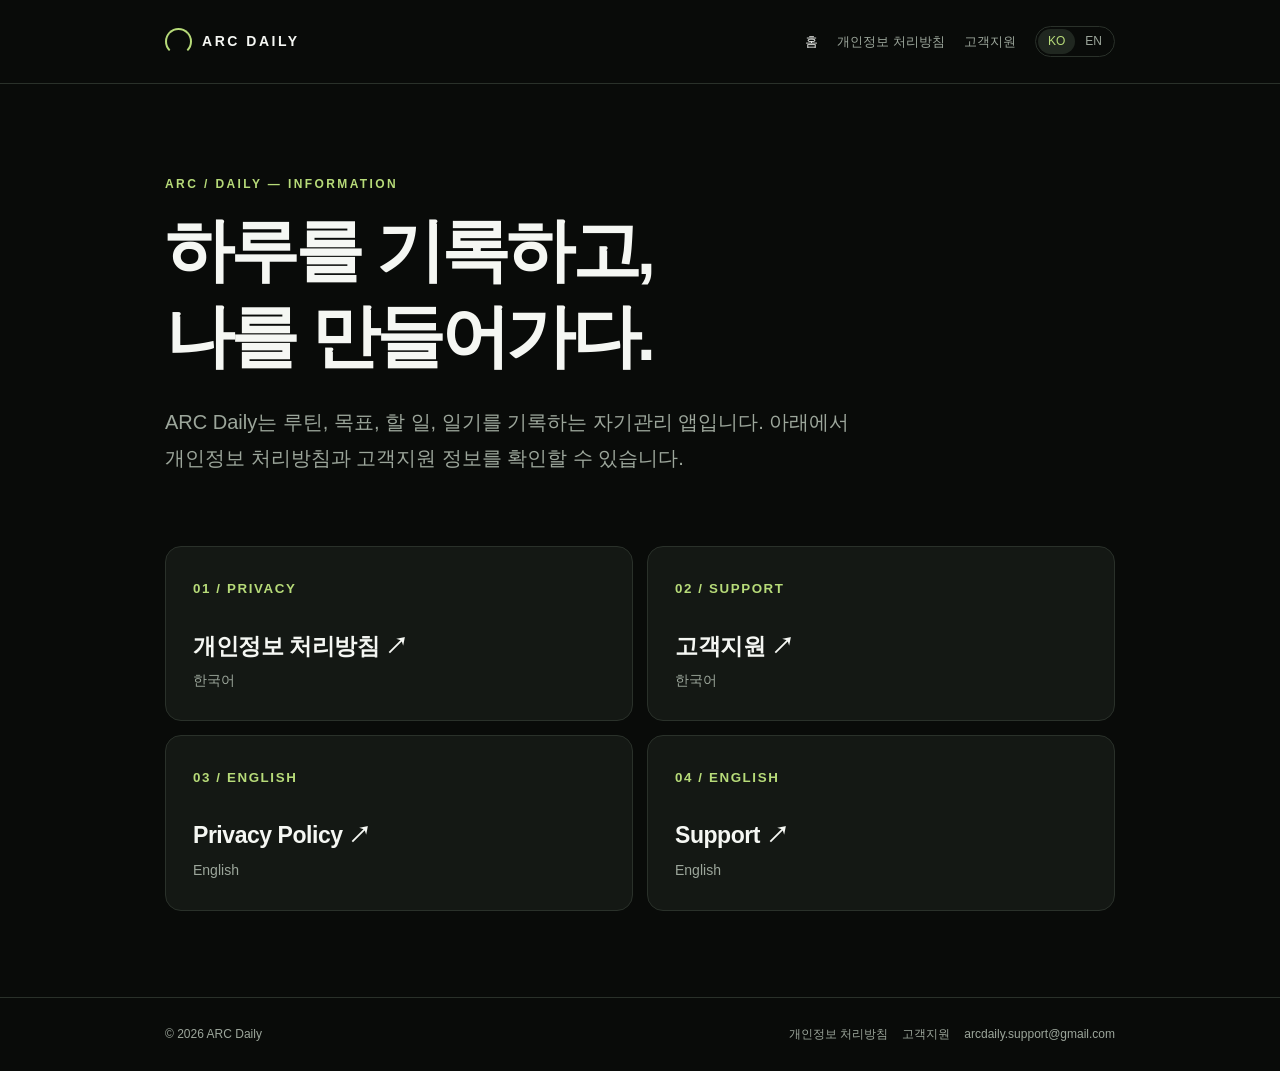
<file: index.html>
<!doctype html><html lang="ko"><head><meta charset="utf-8"><meta name="viewport" content="width=device-width, initial-scale=1"><meta name="theme-color" content="#090b09"><meta name="description" content="ARC Daily Privacy Policy &amp; Support"><title>공식 안내 | ARC Daily</title><link rel="stylesheet" href="styles.css"></head><body><header><div class="shell"><a class="brand" href="index.html"><span class="circle" aria-hidden="true"></span>ARC DAILY</a><nav aria-label="Site navigation"><a class="active" href="index.html">홈</a><a class="" href="privacy-ko.html">개인정보 처리방침</a><a class="" href="support-ko.html">고객지원</a><div class="langs" aria-label="Language"><a class="active" href="index.html">KO</a><a class="" href="index.html">EN</a></div></nav></div></header><main><div class="shell"><div class="hero"><p class="eyebrow">ARC / DAILY — INFORMATION</p><h1>하루를 기록하고,<br>나를 만들어가다.</h1><p class="lead">ARC Daily는 루틴, 목표, 할 일, 일기를 기록하는 자기관리 앱입니다. 아래에서 개인정보 처리방침과 고객지원 정보를 확인할 수 있습니다.</p></div><div class="cards"><a href="privacy-ko.html" class="card"><small>01 / PRIVACY</small><h2>개인정보 처리방침 ↗</h2><p>한국어</p></a><a href="support-ko.html" class="card"><small>02 / SUPPORT</small><h2>고객지원 ↗</h2><p>한국어</p></a><a href="privacy-en.html" class="card"><small>03 / ENGLISH</small><h2>Privacy Policy ↗</h2><p>English</p></a><a href="support-en.html" class="card"><small>04 / ENGLISH</small><h2>Support ↗</h2><p>English</p></a></div></div></main><footer><div class="shell"><span>© 2026 ARC Daily</span><span><a href="privacy-ko.html">개인정보 처리방침</a><a href="support-ko.html">고객지원</a><a href="mailto:arcdaily.support@gmail.com">arcdaily.support@gmail.com</a></span></div></footer></body></html>
</file>
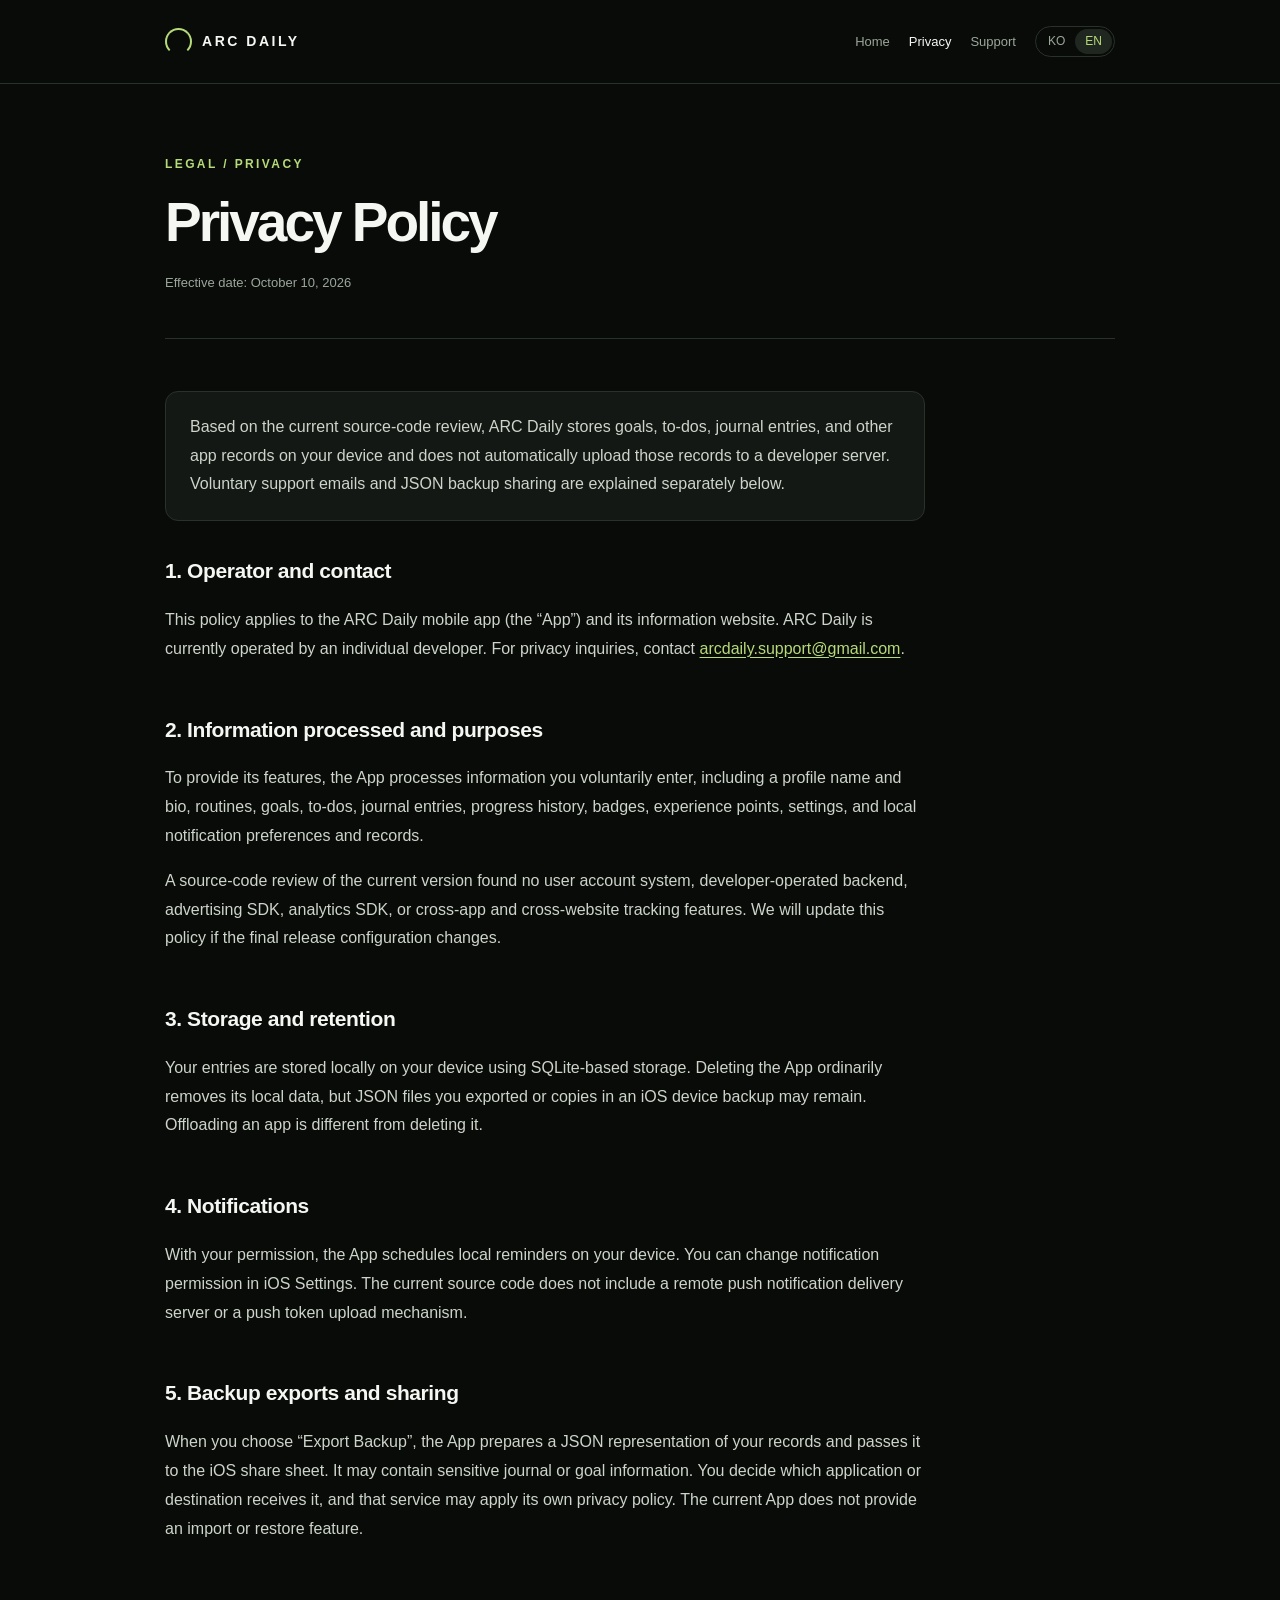
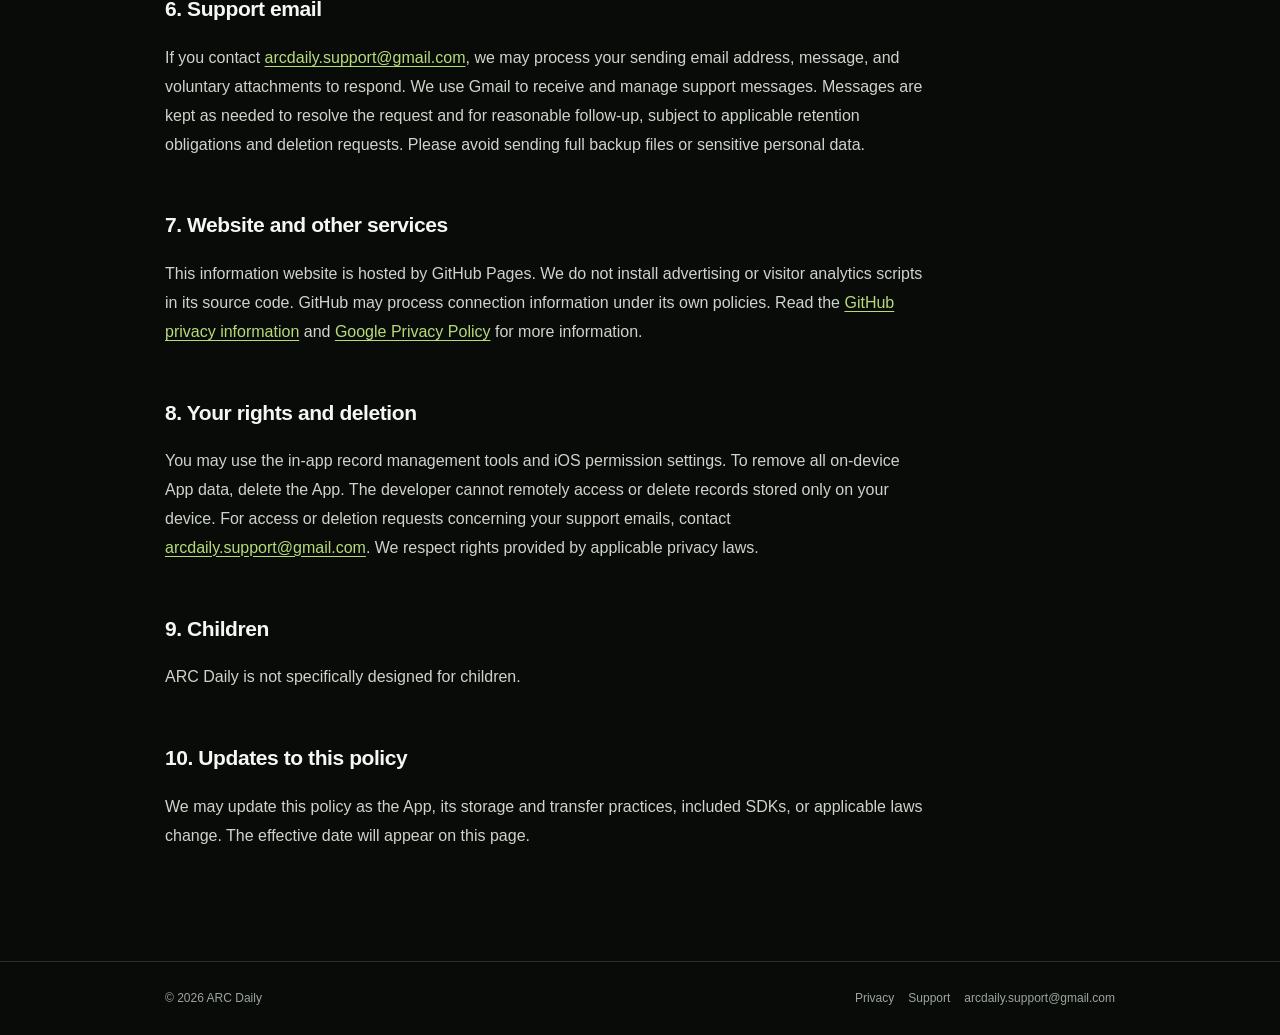
<file: privacy-en.html>
<!doctype html><html lang="en"><head><meta charset="utf-8"><meta name="viewport" content="width=device-width, initial-scale=1"><meta name="theme-color" content="#090b09"><meta name="description" content="ARC Daily privacy policy"><title>Privacy Policy | ARC Daily</title><link rel="stylesheet" href="styles.css"></head><body><header><div class="shell"><a class="brand" href="index.html"><span class="circle" aria-hidden="true"></span>ARC DAILY</a><nav aria-label="Site navigation"><a class="" href="index.html">Home</a><a class="active" href="privacy-en.html">Privacy</a><a class="" href="support-en.html">Support</a><div class="langs" aria-label="Language"><a class="" href="privacy-ko.html">KO</a><a class="active" href="privacy-en.html">EN</a></div></nav></div></header><main><div class="shell"><div class="pagehead"><p class="eyebrow">LEGAL / PRIVACY</p><h1>Privacy Policy</h1><p class="meta">Effective date: October 10, 2026</p></div><article class="body"><div class="note"><p>Based on the current source-code review, ARC Daily stores goals, to-dos, journal entries, and other app records on your device and does not automatically upload those records to a developer server. Voluntary support emails and JSON backup sharing are explained separately below.</p></div><section><h2>1. Operator and contact</h2><p>This policy applies to the ARC Daily mobile app (the “App”) and its information website. ARC Daily is currently operated by an individual developer. For privacy inquiries, contact <a href="mailto:arcdaily.support@gmail.com">arcdaily.support@gmail.com</a>.</p></section><section><h2>2. Information processed and purposes</h2><p>To provide its features, the App processes information you voluntarily enter, including a profile name and bio, routines, goals, to-dos, journal entries, progress history, badges, experience points, settings, and local notification preferences and records.</p><p>A source-code review of the current version found no user account system, developer-operated backend, advertising SDK, analytics SDK, or cross-app and cross-website tracking features. We will update this policy if the final release configuration changes.</p></section><section><h2>3. Storage and retention</h2><p>Your entries are stored locally on your device using SQLite-based storage. Deleting the App ordinarily removes its local data, but JSON files you exported or copies in an iOS device backup may remain. Offloading an app is different from deleting it.</p></section><section><h2>4. Notifications</h2><p>With your permission, the App schedules local reminders on your device. You can change notification permission in iOS Settings. The current source code does not include a remote push notification delivery server or a push token upload mechanism.</p></section><section><h2>5. Backup exports and sharing</h2><p>When you choose “Export Backup”, the App prepares a JSON representation of your records and passes it to the iOS share sheet. It may contain sensitive journal or goal information. You decide which application or destination receives it, and that service may apply its own privacy policy. The current App does not provide an import or restore feature.</p></section><section><h2>6. Support email</h2><p>If you contact <a href="mailto:arcdaily.support@gmail.com">arcdaily.support@gmail.com</a>, we may process your sending email address, message, and voluntary attachments to respond. We use Gmail to receive and manage support messages. Messages are kept as needed to resolve the request and for reasonable follow-up, subject to applicable retention obligations and deletion requests. Please avoid sending full backup files or sensitive personal data.</p></section><section><h2>7. Website and other services</h2><p>This information website is hosted by GitHub Pages. We do not install advertising or visitor analytics scripts in its source code. GitHub may process connection information under its own policies. Read the <a href="https://docs.github.com/en/site-policy/privacy-policies/github-general-privacy-statement">GitHub privacy information</a> and <a href="https://policies.google.com/privacy">Google Privacy Policy</a> for more information.</p></section><section><h2>8. Your rights and deletion</h2><p>You may use the in-app record management tools and iOS permission settings. To remove all on-device App data, delete the App. The developer cannot remotely access or delete records stored only on your device. For access or deletion requests concerning your support emails, contact <a href="mailto:arcdaily.support@gmail.com">arcdaily.support@gmail.com</a>. We respect rights provided by applicable privacy laws.</p></section><section><h2>9. Children</h2><p>ARC Daily is not specifically designed for children.</p></section><section><h2>10. Updates to this policy</h2><p>We may update this policy as the App, its storage and transfer practices, included SDKs, or applicable laws change. The effective date will appear on this page.</p></section></article></div></main><footer><div class="shell"><span>© 2026 ARC Daily</span><span><a href="privacy-en.html">Privacy</a><a href="support-en.html">Support</a><a href="mailto:arcdaily.support@gmail.com">arcdaily.support@gmail.com</a></span></div></footer></body></html>
</file>
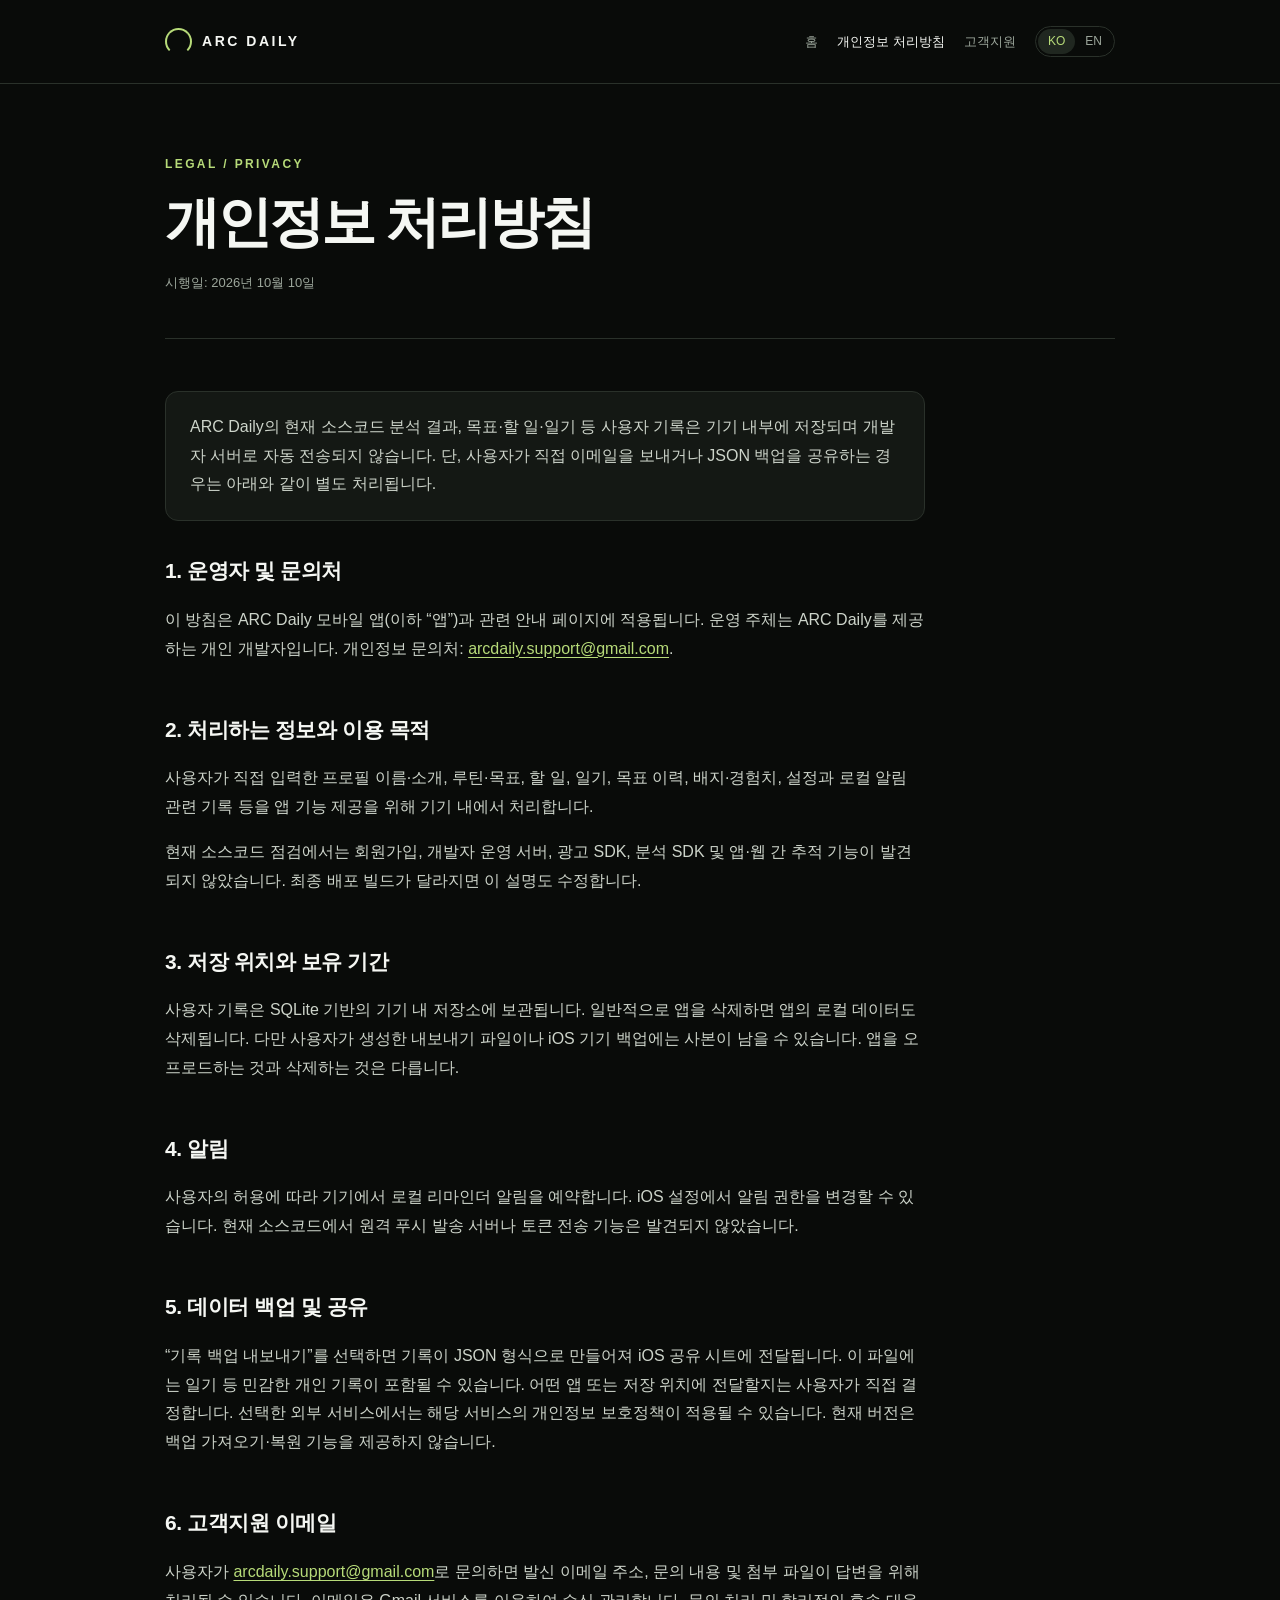
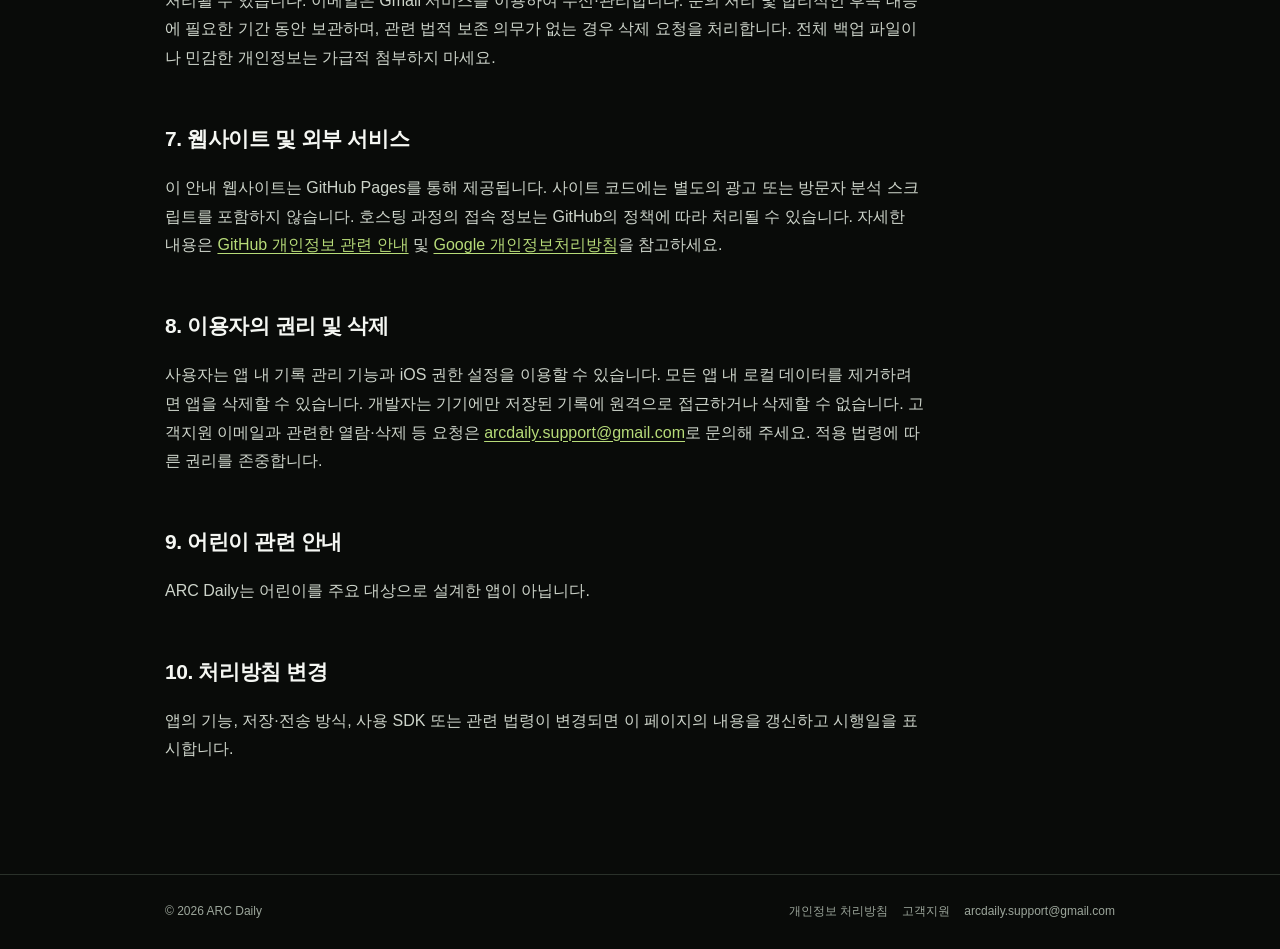
<file: privacy-ko.html>
<!doctype html><html lang="ko"><head><meta charset="utf-8"><meta name="viewport" content="width=device-width, initial-scale=1"><meta name="theme-color" content="#090b09"><meta name="description" content="ARC Daily 개인정보 처리방침"><title>개인정보 처리방침 | ARC Daily</title><link rel="stylesheet" href="styles.css"></head><body><header><div class="shell"><a class="brand" href="index.html"><span class="circle" aria-hidden="true"></span>ARC DAILY</a><nav aria-label="Site navigation"><a class="" href="index.html">홈</a><a class="active" href="privacy-ko.html">개인정보 처리방침</a><a class="" href="support-ko.html">고객지원</a><div class="langs" aria-label="Language"><a class="active" href="privacy-ko.html">KO</a><a class="" href="privacy-en.html">EN</a></div></nav></div></header><main><div class="shell"><div class="pagehead"><p class="eyebrow">LEGAL / PRIVACY</p><h1>개인정보 처리방침</h1><p class="meta">시행일: 2026년 10월 10일</p></div><article class="body"><div class="note"><p>ARC Daily의 현재 소스코드 분석 결과, 목표·할 일·일기 등 사용자 기록은 기기 내부에 저장되며 개발자 서버로 자동 전송되지 않습니다. 단, 사용자가 직접 이메일을 보내거나 JSON 백업을 공유하는 경우는 아래와 같이 별도 처리됩니다.</p></div><section><h2>1. 운영자 및 문의처</h2><p>이 방침은 ARC Daily 모바일 앱(이하 “앱”)과 관련 안내 페이지에 적용됩니다. 운영 주체는 ARC Daily를 제공하는 개인 개발자입니다. 개인정보 문의처: <a href="mailto:arcdaily.support@gmail.com">arcdaily.support@gmail.com</a>.</p></section><section><h2>2. 처리하는 정보와 이용 목적</h2><p>사용자가 직접 입력한 프로필 이름·소개, 루틴·목표, 할 일, 일기, 목표 이력, 배지·경험치, 설정과 로컬 알림 관련 기록 등을 앱 기능 제공을 위해 기기 내에서 처리합니다.</p><p>현재 소스코드 점검에서는 회원가입, 개발자 운영 서버, 광고 SDK, 분석 SDK 및 앱·웹 간 추적 기능이 발견되지 않았습니다. 최종 배포 빌드가 달라지면 이 설명도 수정합니다.</p></section><section><h2>3. 저장 위치와 보유 기간</h2><p>사용자 기록은 SQLite 기반의 기기 내 저장소에 보관됩니다. 일반적으로 앱을 삭제하면 앱의 로컬 데이터도 삭제됩니다. 다만 사용자가 생성한 내보내기 파일이나 iOS 기기 백업에는 사본이 남을 수 있습니다. 앱을 오프로드하는 것과 삭제하는 것은 다릅니다.</p></section><section><h2>4. 알림</h2><p>사용자의 허용에 따라 기기에서 로컬 리마인더 알림을 예약합니다. iOS 설정에서 알림 권한을 변경할 수 있습니다. 현재 소스코드에서 원격 푸시 발송 서버나 토큰 전송 기능은 발견되지 않았습니다.</p></section><section><h2>5. 데이터 백업 및 공유</h2><p>“기록 백업 내보내기”를 선택하면 기록이 JSON 형식으로 만들어져 iOS 공유 시트에 전달됩니다. 이 파일에는 일기 등 민감한 개인 기록이 포함될 수 있습니다. 어떤 앱 또는 저장 위치에 전달할지는 사용자가 직접 결정합니다. 선택한 외부 서비스에서는 해당 서비스의 개인정보 보호정책이 적용될 수 있습니다. 현재 버전은 백업 가져오기·복원 기능을 제공하지 않습니다.</p></section><section><h2>6. 고객지원 이메일</h2><p>사용자가 <a href="mailto:arcdaily.support@gmail.com">arcdaily.support@gmail.com</a>로 문의하면 발신 이메일 주소, 문의 내용 및 첨부 파일이 답변을 위해 처리될 수 있습니다. 이메일은 Gmail 서비스를 이용하여 수신·관리합니다. 문의 처리 및 합리적인 후속 대응에 필요한 기간 동안 보관하며, 관련 법적 보존 의무가 없는 경우 삭제 요청을 처리합니다. 전체 백업 파일이나 민감한 개인정보는 가급적 첨부하지 마세요.</p></section><section><h2>7. 웹사이트 및 외부 서비스</h2><p>이 안내 웹사이트는 GitHub Pages를 통해 제공됩니다. 사이트 코드에는 별도의 광고 또는 방문자 분석 스크립트를 포함하지 않습니다. 호스팅 과정의 접속 정보는 GitHub의 정책에 따라 처리될 수 있습니다. 자세한 내용은 <a href="https://docs.github.com/en/site-policy/privacy-policies/github-general-privacy-statement">GitHub 개인정보 관련 안내</a> 및 <a href="https://policies.google.com/privacy">Google 개인정보처리방침</a>을 참고하세요.</p></section><section><h2>8. 이용자의 권리 및 삭제</h2><p>사용자는 앱 내 기록 관리 기능과 iOS 권한 설정을 이용할 수 있습니다. 모든 앱 내 로컬 데이터를 제거하려면 앱을 삭제할 수 있습니다. 개발자는 기기에만 저장된 기록에 원격으로 접근하거나 삭제할 수 없습니다. 고객지원 이메일과 관련한 열람·삭제 등 요청은 <a href="mailto:arcdaily.support@gmail.com">arcdaily.support@gmail.com</a>로 문의해 주세요. 적용 법령에 따른 권리를 존중합니다.</p></section><section><h2>9. 어린이 관련 안내</h2><p>ARC Daily는 어린이를 주요 대상으로 설계한 앱이 아닙니다.</p></section><section><h2>10. 처리방침 변경</h2><p>앱의 기능, 저장·전송 방식, 사용 SDK 또는 관련 법령이 변경되면 이 페이지의 내용을 갱신하고 시행일을 표시합니다.</p></section></article></div></main><footer><div class="shell"><span>© 2026 ARC Daily</span><span><a href="privacy-ko.html">개인정보 처리방침</a><a href="support-ko.html">고객지원</a><a href="mailto:arcdaily.support@gmail.com">arcdaily.support@gmail.com</a></span></div></footer></body></html>
</file>
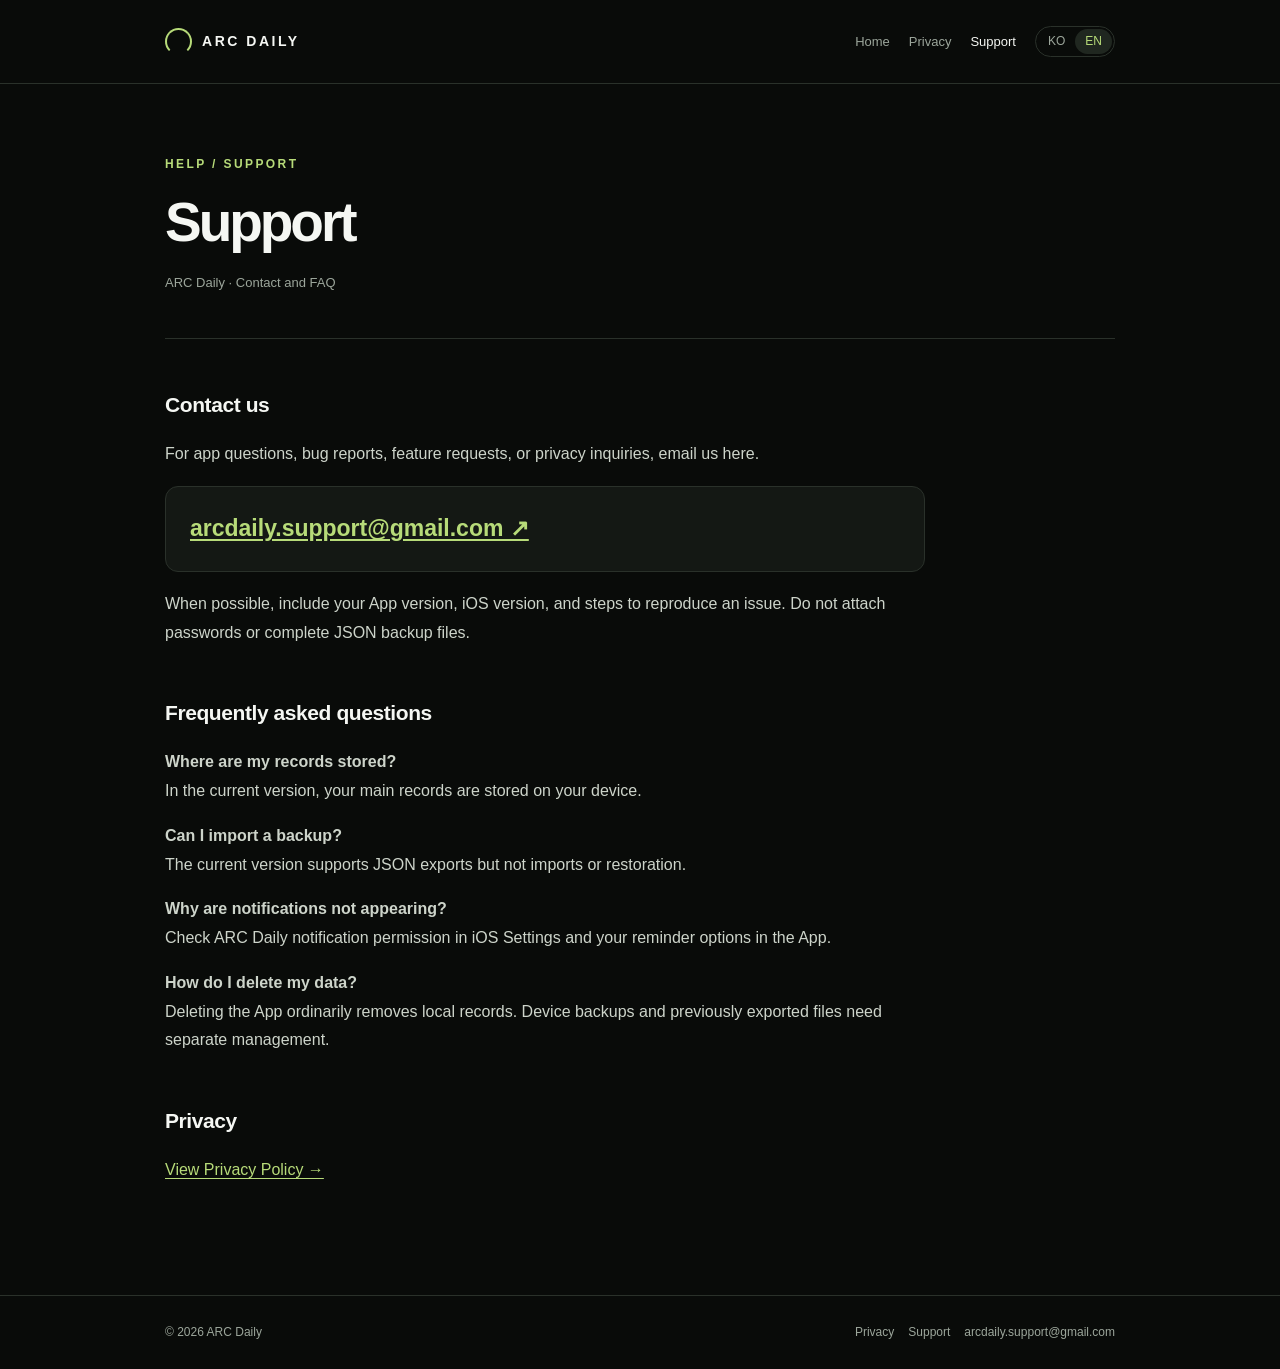
<file: support-en.html>
<!doctype html><html lang="en"><head><meta charset="utf-8"><meta name="viewport" content="width=device-width, initial-scale=1"><meta name="theme-color" content="#090b09"><meta name="description" content="ARC Daily help and contact"><title>Support | ARC Daily</title><link rel="stylesheet" href="styles.css"></head><body><header><div class="shell"><a class="brand" href="index.html"><span class="circle" aria-hidden="true"></span>ARC DAILY</a><nav aria-label="Site navigation"><a class="" href="index.html">Home</a><a class="" href="privacy-en.html">Privacy</a><a class="active" href="support-en.html">Support</a><div class="langs" aria-label="Language"><a class="" href="support-ko.html">KO</a><a class="active" href="support-en.html">EN</a></div></nav></div></header><main><div class="shell"><div class="pagehead"><p class="eyebrow">HELP / SUPPORT</p><h1>Support</h1><p class="meta">ARC Daily · Contact and FAQ</p></div><article class="body"><section><h2>Contact us</h2><p>For app questions, bug reports, feature requests, or privacy inquiries, email us here.</p><div class="note"><p><a class="mail" href="mailto:arcdaily.support@gmail.com">arcdaily.support@gmail.com ↗</a></p></div><p>When possible, include your App version, iOS version, and steps to reproduce an issue. Do not attach passwords or complete JSON backup files.</p></section><section><h2>Frequently asked questions</h2><p><strong>Where are my records stored?</strong><br>In the current version, your main records are stored on your device.</p><p><strong>Can I import a backup?</strong><br>The current version supports JSON exports but not imports or restoration.</p><p><strong>Why are notifications not appearing?</strong><br>Check ARC Daily notification permission in iOS Settings and your reminder options in the App.</p><p><strong>How do I delete my data?</strong><br>Deleting the App ordinarily removes local records. Device backups and previously exported files need separate management.</p></section><section><h2>Privacy</h2><p><a href="privacy-en.html">View Privacy Policy →</a></p></section></article></div></main><footer><div class="shell"><span>© 2026 ARC Daily</span><span><a href="privacy-en.html">Privacy</a><a href="support-en.html">Support</a><a href="mailto:arcdaily.support@gmail.com">arcdaily.support@gmail.com</a></span></div></footer></body></html>
</file>
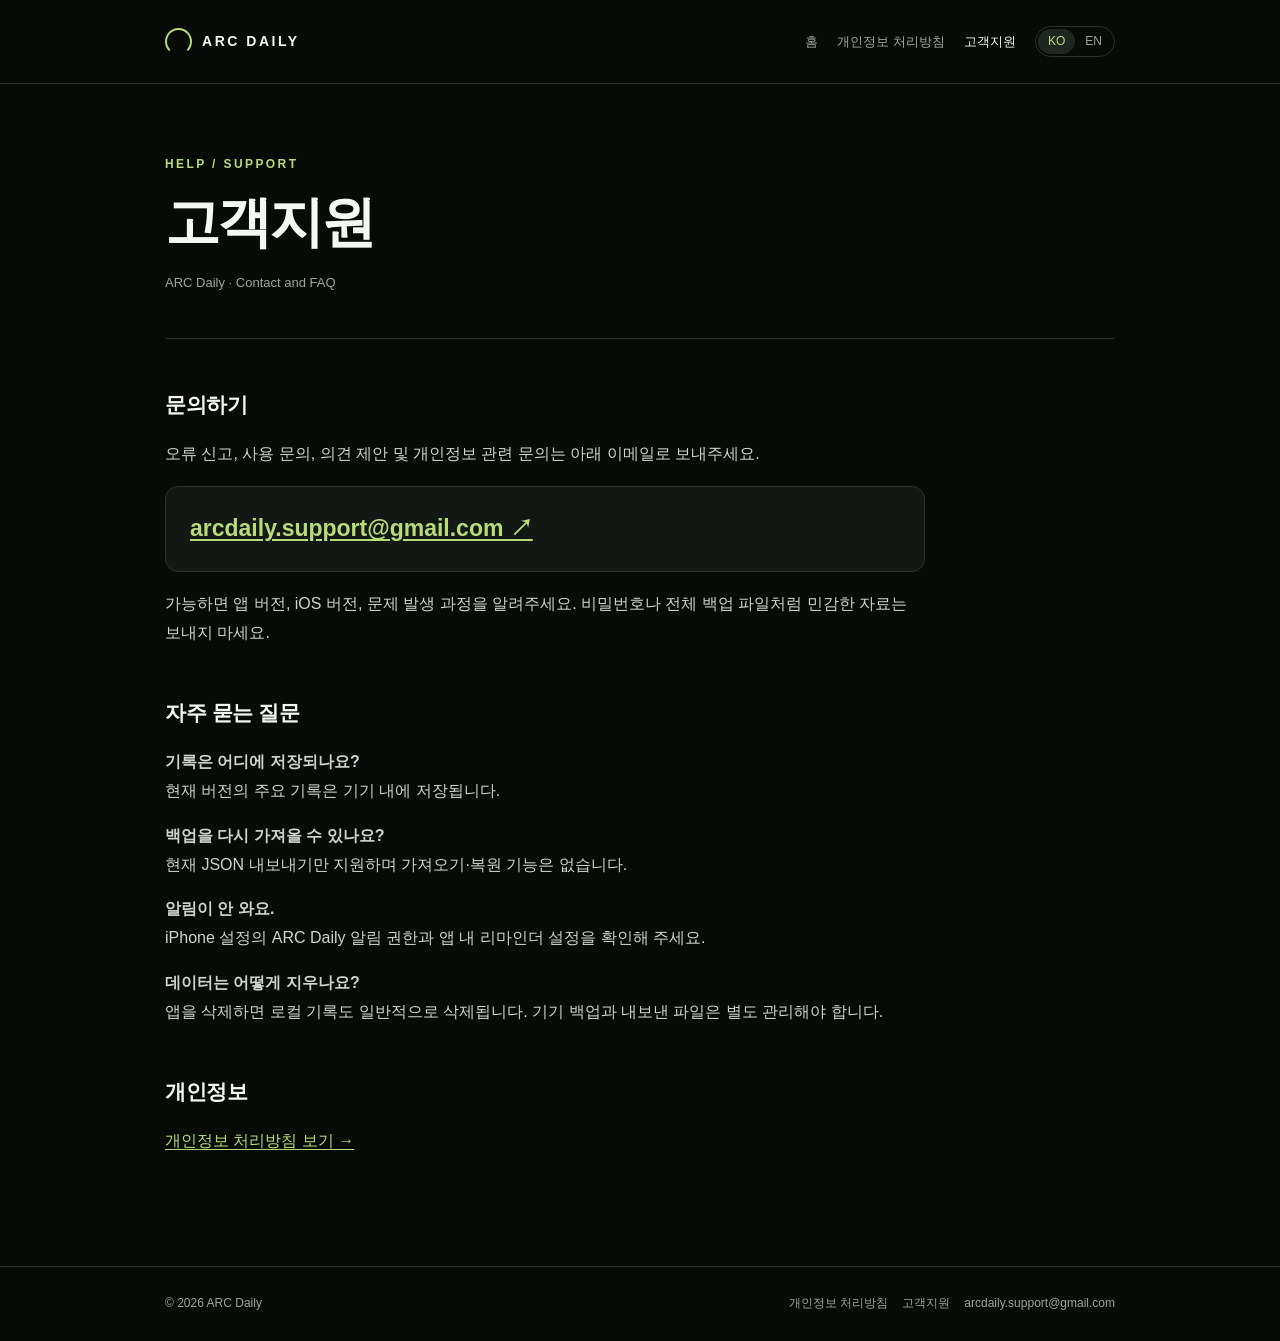
<file: support-ko.html>
<!doctype html><html lang="ko"><head><meta charset="utf-8"><meta name="viewport" content="width=device-width, initial-scale=1"><meta name="theme-color" content="#090b09"><meta name="description" content="ARC Daily 고객지원 안내"><title>고객지원 | ARC Daily</title><link rel="stylesheet" href="styles.css"></head><body><header><div class="shell"><a class="brand" href="index.html"><span class="circle" aria-hidden="true"></span>ARC DAILY</a><nav aria-label="Site navigation"><a class="" href="index.html">홈</a><a class="" href="privacy-ko.html">개인정보 처리방침</a><a class="active" href="support-ko.html">고객지원</a><div class="langs" aria-label="Language"><a class="active" href="support-ko.html">KO</a><a class="" href="support-en.html">EN</a></div></nav></div></header><main><div class="shell"><div class="pagehead"><p class="eyebrow">HELP / SUPPORT</p><h1>고객지원</h1><p class="meta">ARC Daily · Contact and FAQ</p></div><article class="body"><section><h2>문의하기</h2><p>오류 신고, 사용 문의, 의견 제안 및 개인정보 관련 문의는 아래 이메일로 보내주세요.</p><div class="note"><p><a class="mail" href="mailto:arcdaily.support@gmail.com">arcdaily.support@gmail.com ↗</a></p></div><p>가능하면 앱 버전, iOS 버전, 문제 발생 과정을 알려주세요. 비밀번호나 전체 백업 파일처럼 민감한 자료는 보내지 마세요.</p></section><section><h2>자주 묻는 질문</h2><p><strong>기록은 어디에 저장되나요?</strong><br>현재 버전의 주요 기록은 기기 내에 저장됩니다.</p><p><strong>백업을 다시 가져올 수 있나요?</strong><br>현재 JSON 내보내기만 지원하며 가져오기·복원 기능은 없습니다.</p><p><strong>알림이 안 와요.</strong><br>iPhone 설정의 ARC Daily 알림 권한과 앱 내 리마인더 설정을 확인해 주세요.</p><p><strong>데이터는 어떻게 지우나요?</strong><br>앱을 삭제하면 로컬 기록도 일반적으로 삭제됩니다. 기기 백업과 내보낸 파일은 별도 관리해야 합니다.</p></section><section><h2>개인정보</h2><p><a href="privacy-ko.html">개인정보 처리방침 보기 →</a></p></section></article></div></main><footer><div class="shell"><span>© 2026 ARC Daily</span><span><a href="privacy-ko.html">개인정보 처리방침</a><a href="support-ko.html">고객지원</a><a href="mailto:arcdaily.support@gmail.com">arcdaily.support@gmail.com</a></span></div></footer></body></html>
</file>
<file: styles.css>
:root{color-scheme:dark;--bg:#090b09;--panel:#141814;--line:#2a312a;--ink:#f5f7f3;--muted:#9ca69b;--accent:#b7db79}
*{box-sizing:border-box}html{scroll-behavior:smooth}body{margin:0;background:var(--bg);color:var(--ink);font:16px/1.8 -apple-system,BlinkMacSystemFont,"Segoe UI","Apple SD Gothic Neo","Noto Sans KR",sans-serif;-webkit-font-smoothing:antialiased}
a{color:inherit;text-underline-offset:3px}a:hover{color:var(--accent)}a:focus-visible{outline:2px solid var(--accent);outline-offset:4px}
.shell{width:min(950px,calc(100% - 44px));margin:auto}header{border-bottom:1px solid var(--line)}header .shell{display:flex;align-items:center;justify-content:space-between;gap:18px;min-height:83px;flex-wrap:wrap;padding:16px 0}
.brand{font-weight:750;letter-spacing:.18em;font-size:14px;text-decoration:none;display:inline-flex;align-items:center;gap:10px}.circle{width:27px;height:27px;border:2px solid var(--accent);border-bottom-color:transparent;border-radius:50%;display:inline-block}
nav{display:flex;flex-wrap:wrap;gap:19px;align-items:center}nav a{font-size:13px;color:var(--muted);text-decoration:none}nav a.active{color:var(--ink)}.langs{display:flex;border:1px solid var(--line);border-radius:20px;padding:2px;gap:0}.langs a{padding:2px 10px;border-radius:16px;font-size:12px}.langs a.active{color:var(--accent);background:#202720}
.hero{padding:90px 0 70px}.eyebrow{font-size:12px;color:var(--accent);letter-spacing:.2em;font-weight:750;text-transform:uppercase;margin:0 0 12px}h1{font-size:clamp(35px,6.4vw,69px);letter-spacing:-.055em;font-weight:700;line-height:1.25;margin:0}p.lead{font-size:clamp(16px,2.2vw,20px);color:var(--muted);max-width:700px;line-height:1.8;margin:24px 0 0}.cards{display:grid;grid-template-columns:1fr 1fr;gap:14px;padding-bottom:86px}.card{border:1px solid var(--line);background:var(--panel);border-radius:16px;padding:27px;text-decoration:none;display:block;min-height:175px}.card:hover{border-color:var(--accent);color:var(--ink)}.card small{font-weight:750;color:var(--accent);letter-spacing:.12em}.card h2{font-size:23px;margin:23px 0 1px;letter-spacing:-.02em}.card p{color:var(--muted);font-size:14px;margin:0}
.pagehead{border-bottom:1px solid var(--line);padding:70px 0 43px}.pagehead h1{font-size:clamp(34px,5vw,55px)}.meta{font-size:13px;color:var(--muted);margin:15px 0 0}.body{padding:34px 0 76px;max-width:760px}.body section{padding:13px 0 18px}.body h2{font-size:21px;letter-spacing:-.02em;margin:0 0 11px}.body p,.body li{color:#cdd4ca}.body a{color:var(--accent);overflow-wrap:anywhere}.body ul{padding-left:24px}.note{padding:21px 24px;background:var(--panel);border:1px solid var(--line);border-radius:13px;margin:18px 0}.note p{margin:0}.mail{font-weight:650;font-size:clamp(17px,3vw,23px)}
footer{border-top:1px solid var(--line);padding:26px 0;color:var(--muted);font-size:12px}footer .shell{display:flex;justify-content:space-between;gap:18px;flex-wrap:wrap}footer a{margin-right:14px;color:var(--muted);text-decoration:none}footer a:last-child{margin-right:0}
@media(max-width:680px){nav{gap:13px}.hero{padding:60px 0 40px}.cards{grid-template-columns:1fr;padding-bottom:52px}.card{min-height:148px}.pagehead{padding:50px 0 30px}}@media(prefers-reduced-motion:reduce){html{scroll-behavior:auto}}
</file>
